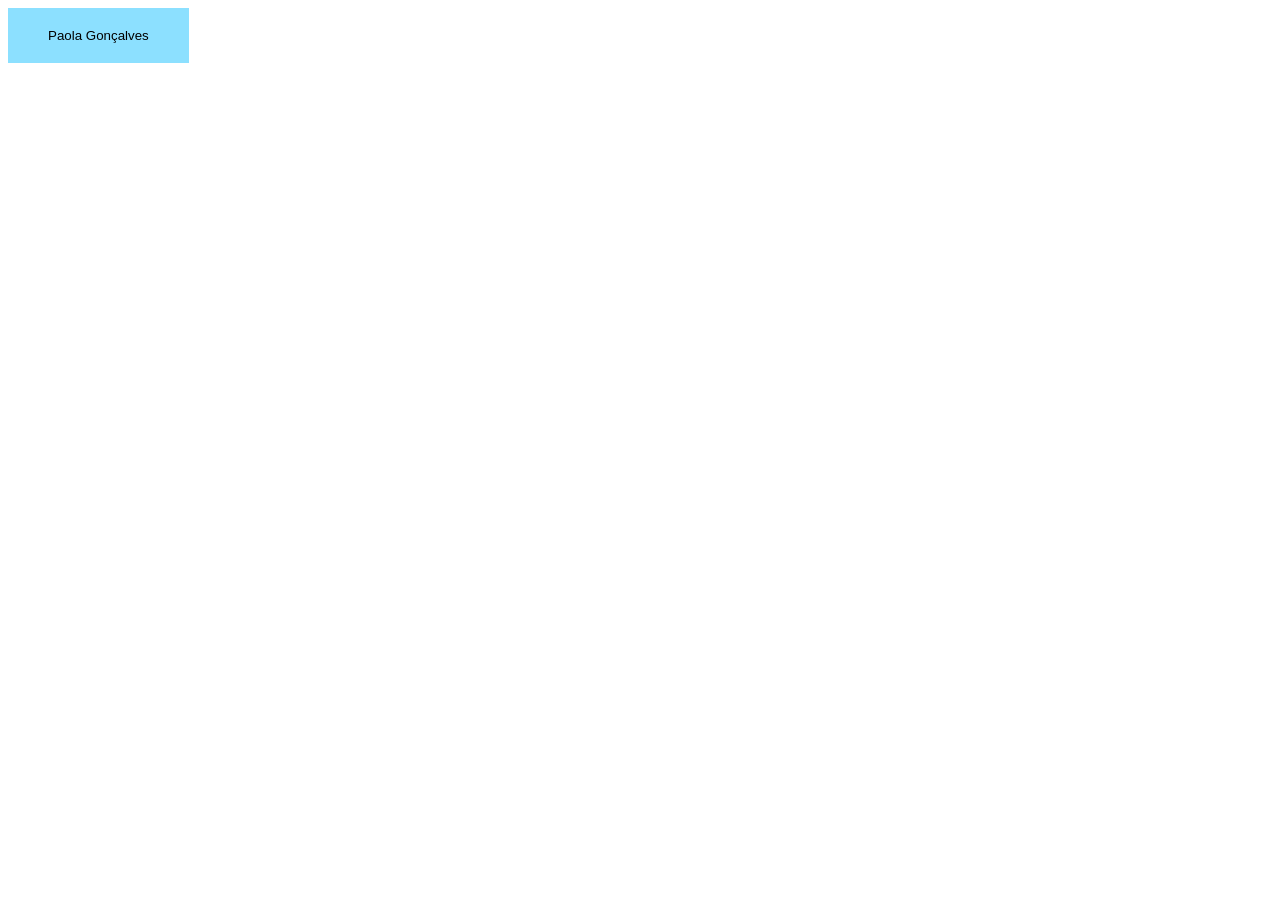
<file: atividade - keyframes - Paola Gonçalves/index.html>
<!DOCTYPE html>
<html lang="en">
<head>
    <meta charset="UTF-8">
    <meta name="viewport" content="width=device-width, initial-scale=1.0">
    <link rel="stylesheet" href="style.css">
    <title>Atividade - Keyframes </title>
</head>
<body>
    
    <button> Paola Gonçalves </button>

</body>
</html>
</file>
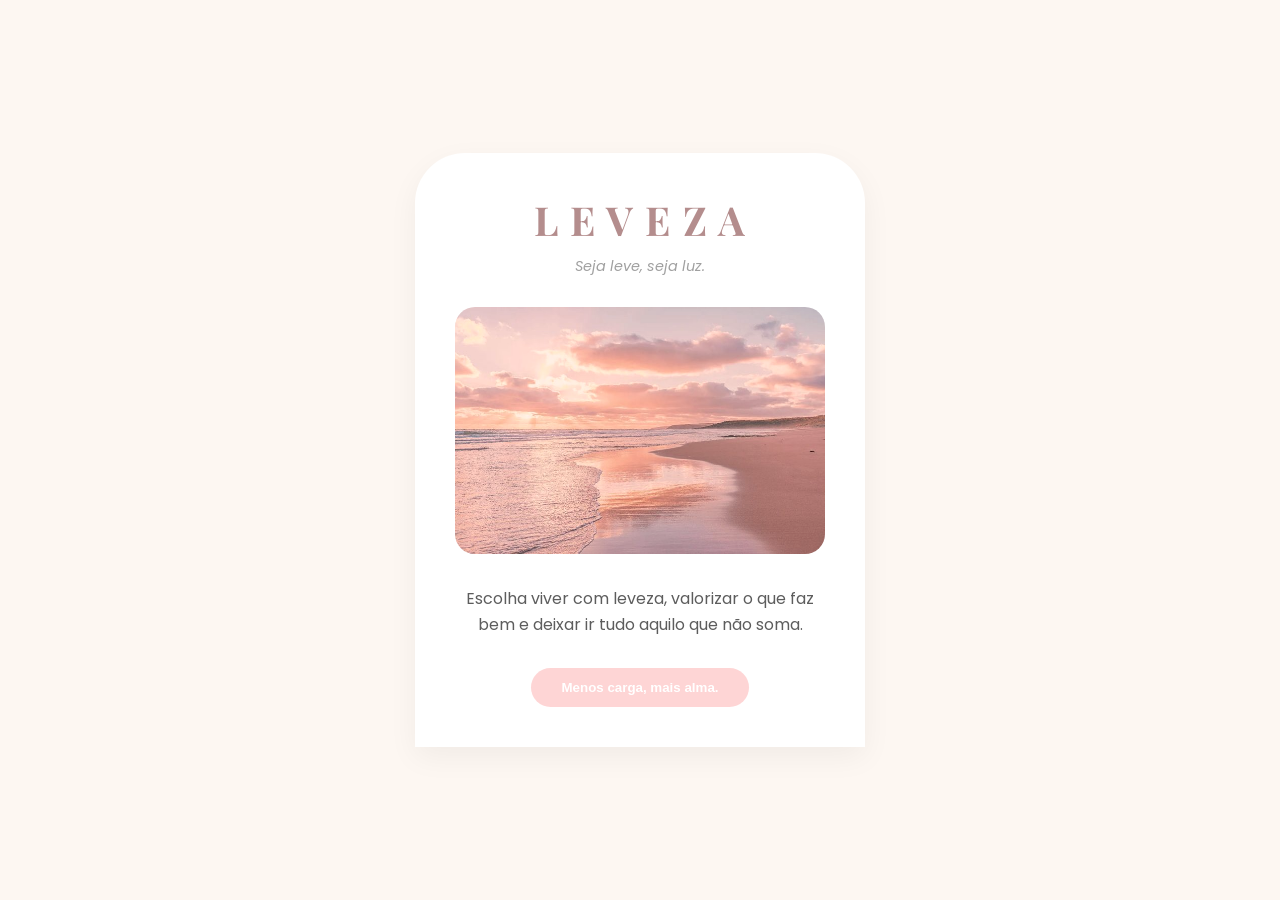
<file: Trabalho - html e css/index.html>
<!DOCTYPE html>
<html lang="pt-br">
<head>
    <meta charset="UTF-8">
    <meta name="viewport" content="width=device-width, initial-scale=1.0">
    <title>Projeto Emoções - Serenidade</title>
    <link rel="stylesheet" href="style.css">
    <link href="https://fonts.googleapis.com/css2?family=Playfair+Display:ital@0;1&family=Poppins:wght@300&display=swap" rel="stylesheet">
</head>
<body>

    <main class="container">
        <section class="card">
            <h1> L E V E Z A</h1>
            <p class="subtitle"> Seja leve, seja luz. </p>
            
            <div class="image-placeholder">
                <img src="download.jpg" alt="Luz suave e minimalismo">
            </div>

            <p class="text">
                Escolha viver com leveza, valorizar o que faz bem e deixar ir tudo aquilo que não soma.
            </p>
            
            <button class="btn-interativo">Menos carga, mais alma.</button>
        </section>
    </main>

</body>
</html>
</file>
<file: atividade - keyframes - Paola Gonçalves/style.css>
button {
            position: relative;
            padding: 20px 40px;
            border: none;
            color: black;
            background-color: rgb(140, 224, 255);
            cursor: pointer;

            animation: mover 5s infinite;
        }

        @keyframes mover {
            0% {
                left: 0px;
                background-color: rgb(140, 224, 255);
            }

            50% {
                left: 200px;
                background-color: rgb(249, 127, 184)
            }

            100% {
                left: 0px;
                background-color: rgb(140, 224, 255);
            }
        }
</file>
<file: Trabalho - html e css/style.css>
/* Configurações Gerais */
* {
    margin: 0;
    padding: 0;
    box-sizing: border-box;
}

body {
    background-color: #fdf7f2; /* Um off-white levemente rosado */
    font-family: 'Poppins', sans-serif;
    display: flex;
    justify-content: center;
    align-items: center;
    min-height: 100vh;
    color: #5d5d5d;
}

/* Container Principal */
.container {
    width: 90%;
    max-width: 450px;
    text-align: center;
}

/* O "Card" do Site */
.card {
    background-color: #ffffff;
    padding: 40px;
    border-radius: 50px 50px 0 0; /* Bordas arredondadas orgânicas */
    box-shadow: 0 10px 30px rgba(0, 0, 0, 0.05);
}

/* Títulos e Textos */
h1 {
    font-family: 'Playfair Display', serif;
    font-size: 2.5rem;
    color: #b48d8d; /* Rosa seco suave */
    margin-bottom: 10px;
    letter-spacing: 2px;
}

.subtitle {
    font-style: italic;
    font-size: 0.9rem;
    margin-bottom: 30px;
    color: #a0a0a0;
}

/* Imagem */
.image-placeholder img {
    width: 100%;
    height: auto;
    border-radius: 20px;
    margin-bottom: 25px;
    filter: sepia(20%); /* Deixa a imagem com tom mais quente/aconchegante */
}

.text {
    line-height: 1.6;
    font-size: 1rem;
    margin-bottom: 30px;
}

/* Botão e Efeito Hover (Desafio Extra) */
.btn-interativo {
    background-color: #fed5d5; /* Verde menta clarinho */
    color: #ffffff;
    border: none;
    padding: 12px 30px;
    border-radius: 25px;
    cursor: pointer;
    transition: all 0.5s ease;
    font-weight: bold;
}

.btn-interativo:hover {
    background-color: #b48d8d;
    color: white;
    transform: scale(1.05); /* Botão cresce levemente de forma suave */
    box-shadow: 0 5px 15px rgba(180, 141, 141, 0.3);
}
</file>
